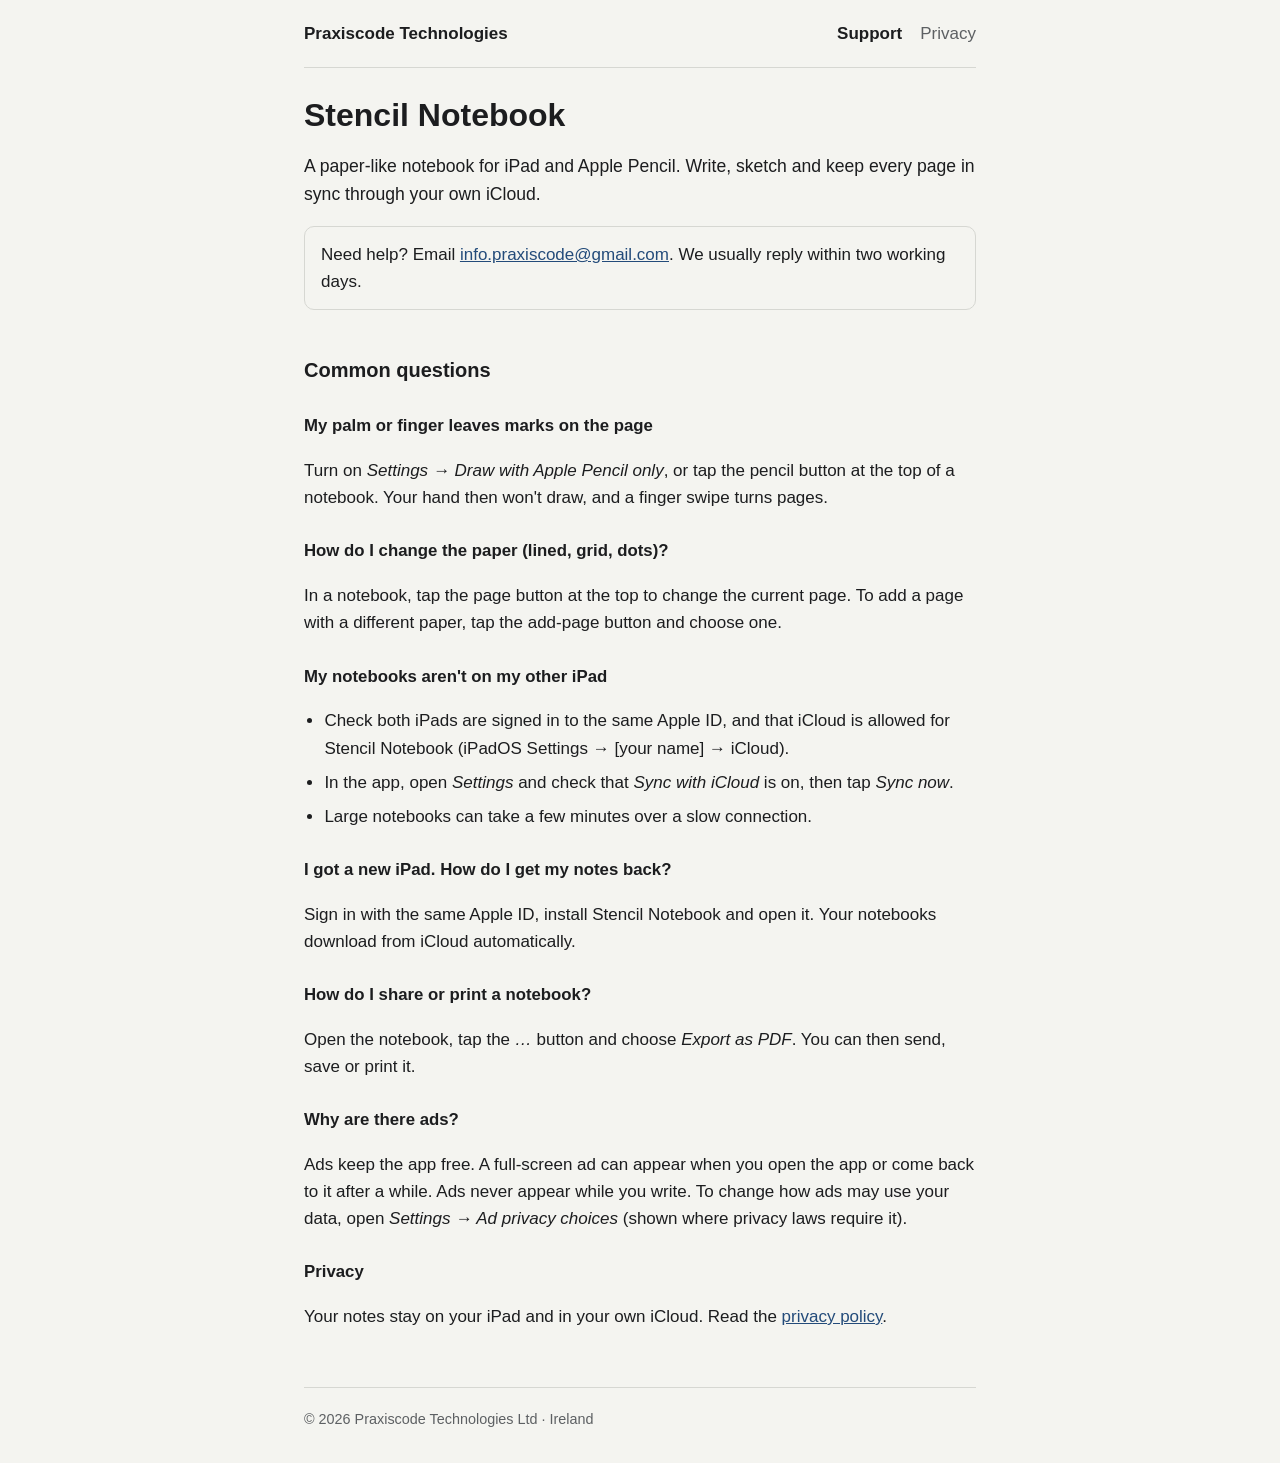
<file: index.html>
<!doctype html>
<html lang="en">
<head>
<meta charset="utf-8">
<meta name="viewport" content="width=device-width, initial-scale=1">
<title>Stencil Notebook Support</title>
<meta name="description" content="Help for Stencil Notebook, the handwriting notebook for iPad.">
<link rel="stylesheet" href="style.css">
</head>
<body>
<header class="site">
  <a class="brand" href="index.html">Praxiscode Technologies</a>
  <nav><a href="index.html" aria-current="page">Support</a> <a href="privacy.html">Privacy</a></nav>
</header>

<main>
<h1>Stencil Notebook</h1>
<p class="lead">A paper-like notebook for iPad and Apple Pencil. Write, sketch and keep every page in
sync through your own iCloud.</p>

<p class="contact">Need help? Email <a href="mailto:info.praxiscode@gmail.com">info.praxiscode@gmail.com</a>.
We usually reply within two working days.</p>

<h2>Common questions</h2>

<h3>My palm or finger leaves marks on the page</h3>
<p>Turn on <em>Settings → Draw with Apple Pencil only</em>, or tap the pencil button at the top of a
notebook. Your hand then won't draw, and a finger swipe turns pages.</p>

<h3>How do I change the paper (lined, grid, dots)?</h3>
<p>In a notebook, tap the page button at the top to change the current page. To add a page with a
different paper, tap the add-page button and choose one.</p>

<h3>My notebooks aren't on my other iPad</h3>
<ul>
  <li>Check both iPads are signed in to the same Apple ID, and that iCloud is allowed for Stencil Notebook
      (iPadOS Settings → [your name] → iCloud).</li>
  <li>In the app, open <em>Settings</em> and check that <em>Sync with iCloud</em> is on, then tap <em>Sync now</em>.</li>
  <li>Large notebooks can take a few minutes over a slow connection.</li>
</ul>

<h3>I got a new iPad. How do I get my notes back?</h3>
<p>Sign in with the same Apple ID, install Stencil Notebook and open it. Your notebooks download from
iCloud automatically.</p>

<h3>How do I share or print a notebook?</h3>
<p>Open the notebook, tap the <em>…</em> button and choose <em>Export as PDF</em>. You can then send,
save or print it.</p>

<h3>Why are there ads?</h3>
<p>Ads keep the app free. A full-screen ad can appear when you open the app or come back to it after
a while. Ads never appear while you write. To change how ads may use your data, open
<em>Settings → Ad privacy choices</em> (shown where privacy laws require it).</p>

<h3>Privacy</h3>
<p>Your notes stay on your iPad and in your own iCloud. Read the <a href="privacy.html">privacy policy</a>.</p>
</main>

<footer class="site">© 2026 Praxiscode Technologies Ltd · Ireland</footer>
</body>
</html>
</file>
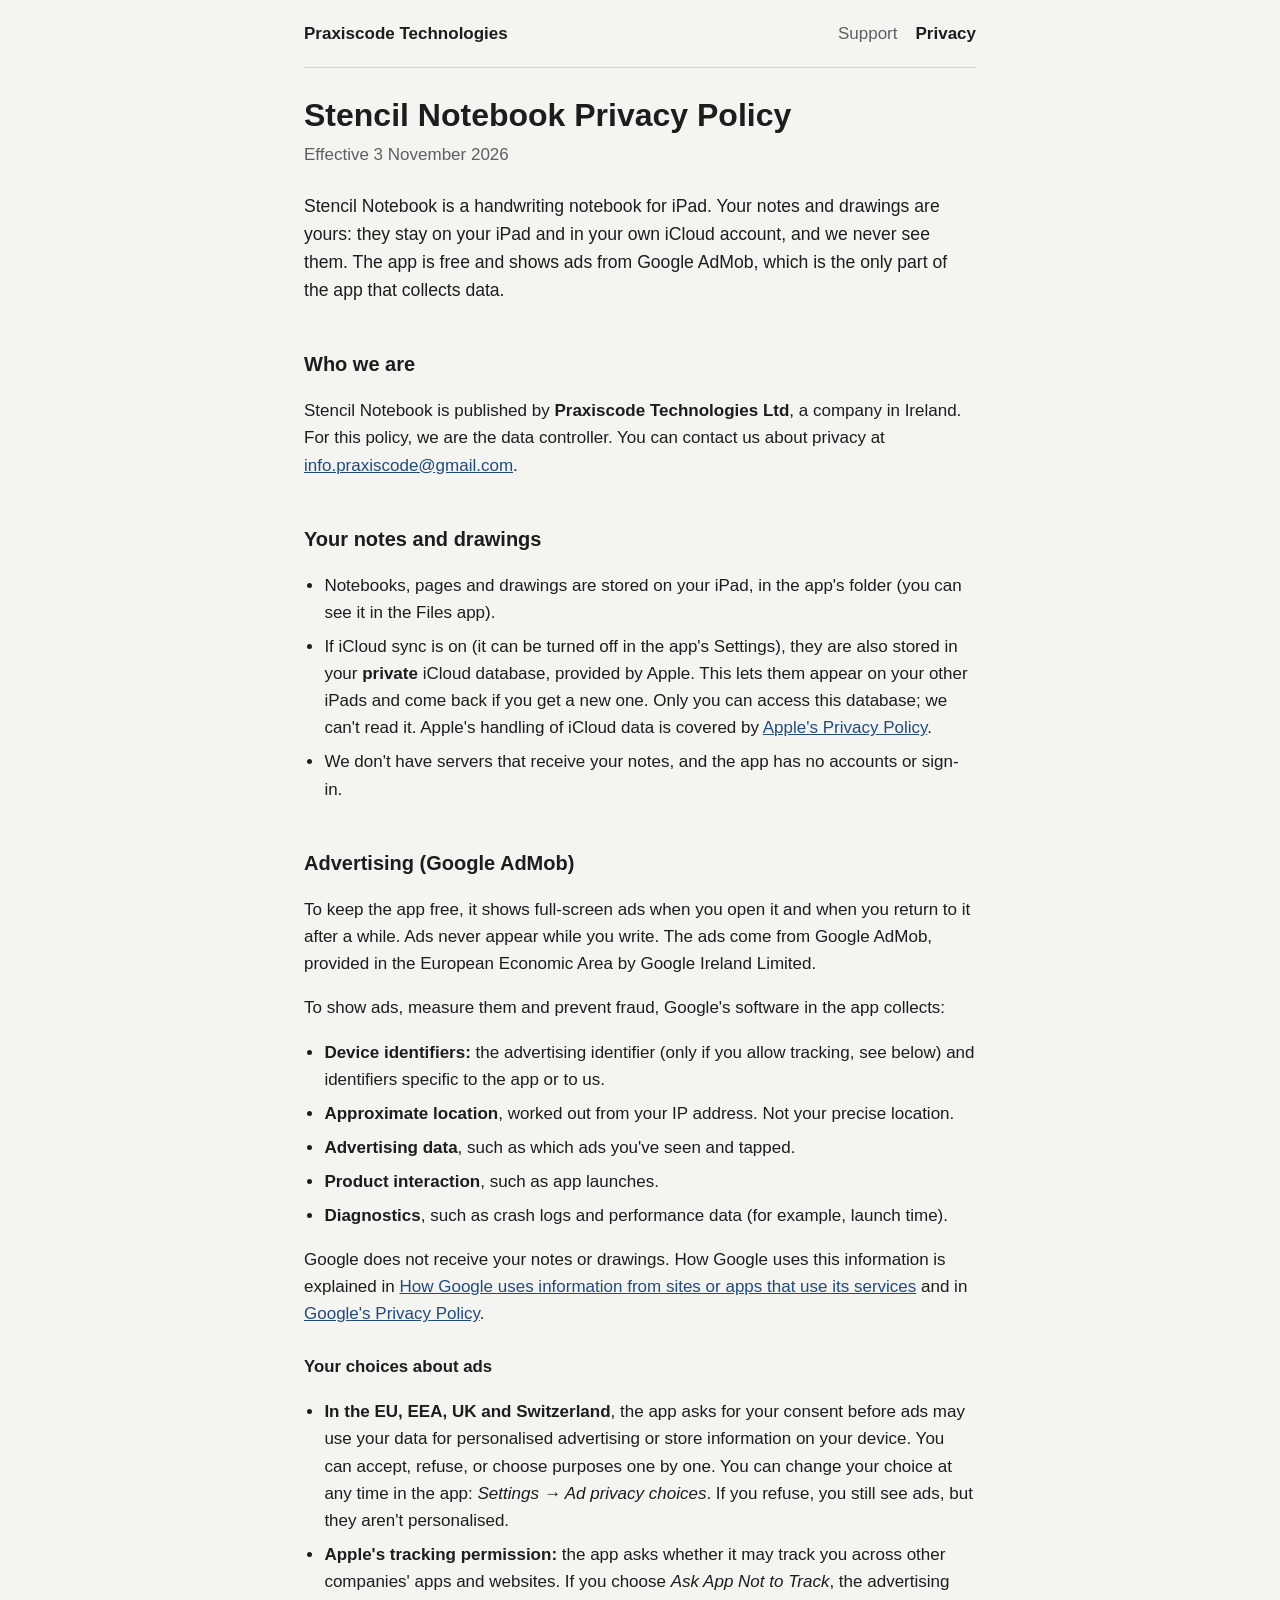
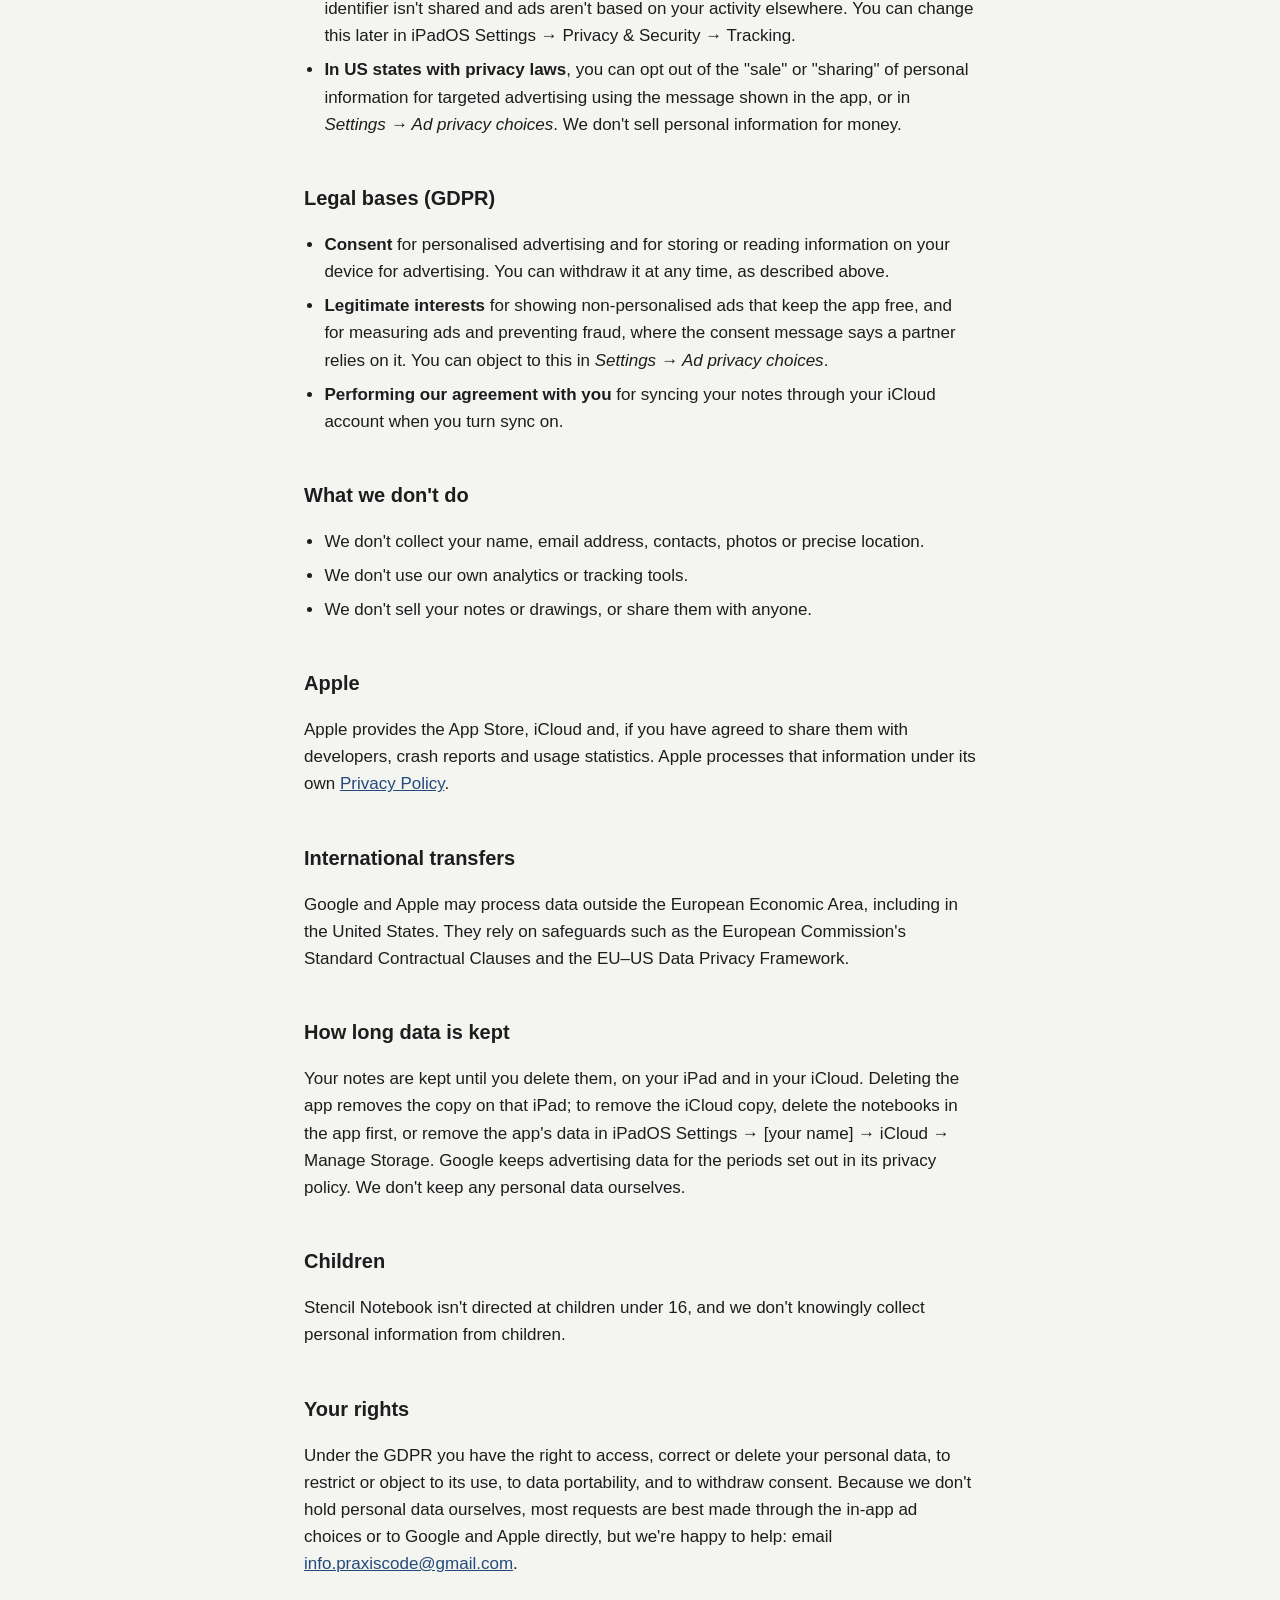
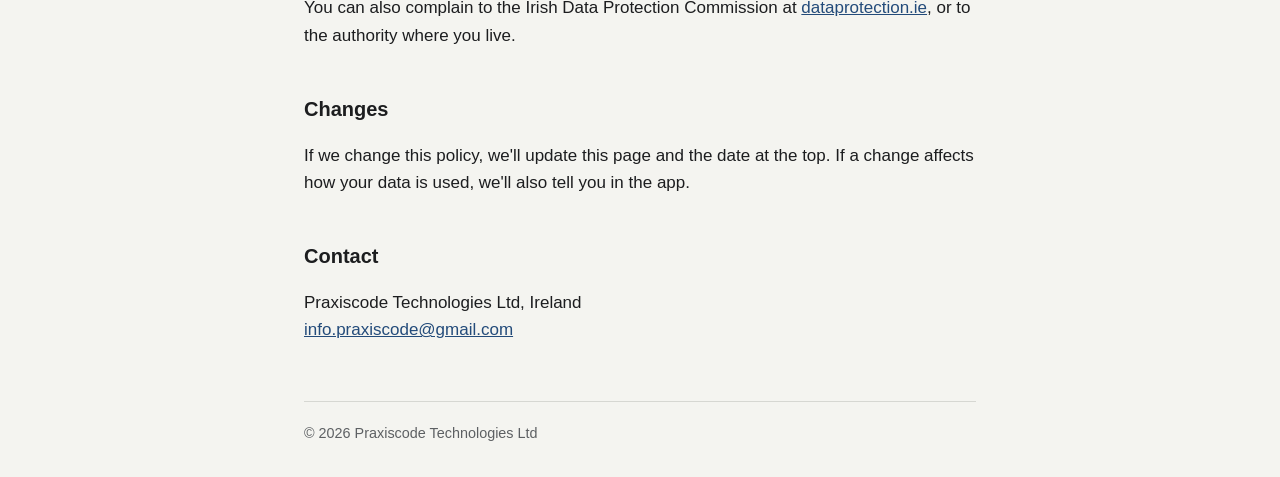
<file: privacy.html>
<!doctype html>
<html lang="en">
<head>
<meta charset="utf-8">
<meta name="viewport" content="width=device-width, initial-scale=1">
<title>Stencil Notebook Privacy Policy</title>
<meta name="description" content="How Stencil Notebook for iPad handles your data.">
<link rel="stylesheet" href="style.css">
</head>
<body>
<header class="site">
  <a class="brand" href="index.html">Praxiscode Technologies</a>
  <nav><a href="index.html">Support</a> <a href="privacy.html" aria-current="page">Privacy</a></nav>
</header>

<main>
<h1>Stencil Notebook Privacy Policy</h1>
<p class="meta">Effective 3 November 2026</p>

<p class="lead">Stencil Notebook is a handwriting notebook for iPad. Your notes and drawings are yours:
they stay on your iPad and in your own iCloud account, and we never see them. The app is free and shows
ads from Google AdMob, which is the only part of the app that collects data.</p>

<h2>Who we are</h2>
<p>Stencil Notebook is published by <strong>Praxiscode Technologies Ltd</strong>, a company in Ireland.
For this policy, we are the data controller. You can contact us about privacy at
<a href="mailto:info.praxiscode@gmail.com">info.praxiscode@gmail.com</a>.</p>

<h2>Your notes and drawings</h2>
<ul>
  <li>Notebooks, pages and drawings are stored on your iPad, in the app's folder (you can see it in the Files app).</li>
  <li>If iCloud sync is on (it can be turned off in the app's Settings), they are also stored in your
      <strong>private</strong> iCloud database, provided by Apple. This lets them appear on your other iPads
      and come back if you get a new one. Only you can access this database; we can't read it.
      Apple's handling of iCloud data is covered by <a href="https://www.apple.com/legal/privacy/">Apple's Privacy Policy</a>.</li>
  <li>We don't have servers that receive your notes, and the app has no accounts or sign-in.</li>
</ul>

<h2>Advertising (Google AdMob)</h2>
<p>To keep the app free, it shows full-screen ads when you open it and when you return to it after a
while. Ads never appear while you write. The ads come from Google AdMob, provided in the European
Economic Area by Google Ireland Limited.</p>

<p>To show ads, measure them and prevent fraud, Google's software in the app collects:</p>
<ul>
  <li><strong>Device identifiers:</strong> the advertising identifier (only if you allow tracking, see below) and identifiers specific to the app or to us.</li>
  <li><strong>Approximate location</strong>, worked out from your IP address. Not your precise location.</li>
  <li><strong>Advertising data</strong>, such as which ads you've seen and tapped.</li>
  <li><strong>Product interaction</strong>, such as app launches.</li>
  <li><strong>Diagnostics</strong>, such as crash logs and performance data (for example, launch time).</li>
</ul>
<p>Google does not receive your notes or drawings. How Google uses this information is explained in
<a href="https://policies.google.com/technologies/partner-sites">How Google uses information from sites or apps that use its services</a>
and in <a href="https://policies.google.com/privacy">Google's Privacy Policy</a>.</p>

<h3>Your choices about ads</h3>
<ul>
  <li><strong>In the EU, EEA, UK and Switzerland</strong>, the app asks for your consent before ads may use
      your data for personalised advertising or store information on your device. You can accept, refuse,
      or choose purposes one by one. You can change your choice at any time in the app:
      <em>Settings → Ad privacy choices</em>. If you refuse, you still see ads, but they aren't personalised.</li>
  <li><strong>Apple's tracking permission:</strong> the app asks whether it may track you across other
      companies' apps and websites. If you choose <em>Ask App Not to Track</em>, the advertising identifier
      isn't shared and ads aren't based on your activity elsewhere. You can change this later in iPadOS
      Settings → Privacy &amp; Security → Tracking.</li>
  <li><strong>In US states with privacy laws</strong>, you can opt out of the "sale" or "sharing" of personal
      information for targeted advertising using the message shown in the app, or in
      <em>Settings → Ad privacy choices</em>. We don't sell personal information for money.</li>
</ul>

<h2>Legal bases (GDPR)</h2>
<ul>
  <li><strong>Consent</strong> for personalised advertising and for storing or reading information on your
      device for advertising. You can withdraw it at any time, as described above.</li>
  <li><strong>Legitimate interests</strong> for showing non-personalised ads that keep the app free, and for
      measuring ads and preventing fraud, where the consent message says a partner relies on it. You can
      object to this in <em>Settings → Ad privacy choices</em>.</li>
  <li><strong>Performing our agreement with you</strong> for syncing your notes through your iCloud account
      when you turn sync on.</li>
</ul>

<h2>What we don't do</h2>
<ul>
  <li>We don't collect your name, email address, contacts, photos or precise location.</li>
  <li>We don't use our own analytics or tracking tools.</li>
  <li>We don't sell your notes or drawings, or share them with anyone.</li>
</ul>

<h2>Apple</h2>
<p>Apple provides the App Store, iCloud and, if you have agreed to share them with developers, crash
reports and usage statistics. Apple processes that information under its own
<a href="https://www.apple.com/legal/privacy/">Privacy Policy</a>.</p>

<h2>International transfers</h2>
<p>Google and Apple may process data outside the European Economic Area, including in the United States.
They rely on safeguards such as the European Commission's Standard Contractual Clauses and the
EU–US Data Privacy Framework.</p>

<h2>How long data is kept</h2>
<p>Your notes are kept until you delete them, on your iPad and in your iCloud. Deleting the app removes
the copy on that iPad; to remove the iCloud copy, delete the notebooks in the app first, or remove the
app's data in iPadOS Settings → [your name] → iCloud → Manage Storage. Google keeps advertising data
for the periods set out in its privacy policy. We don't keep any personal data ourselves.</p>

<h2>Children</h2>
<p>Stencil Notebook isn't directed at children under 16, and we don't knowingly collect personal
information from children.</p>

<h2>Your rights</h2>
<p>Under the GDPR you have the right to access, correct or delete your personal data, to restrict or
object to its use, to data portability, and to withdraw consent. Because we don't hold personal data
ourselves, most requests are best made through the in-app ad choices or to Google and Apple directly,
but we're happy to help: email <a href="mailto:info.praxiscode@gmail.com">info.praxiscode@gmail.com</a>.</p>
<p>You can also complain to the Irish Data Protection Commission at
<a href="https://www.dataprotection.ie">dataprotection.ie</a>, or to the authority where you live.</p>

<h2>Changes</h2>
<p>If we change this policy, we'll update this page and the date at the top. If a change affects how
your data is used, we'll also tell you in the app.</p>

<h2>Contact</h2>
<p>Praxiscode Technologies Ltd, Ireland<br>
<a href="mailto:info.praxiscode@gmail.com">info.praxiscode@gmail.com</a></p>
</main>

<footer class="site">© 2026 Praxiscode Technologies Ltd</footer>
</body>
</html>
</file>
<file: style.css>
/* Plain, readable pages. System fonts only, so the site loads nothing from third parties. */
:root {
  --bg: #f4f4f0; --fg: #1c1d1f; --muted: #5d6063; --rule: #d6d7d2; --link: #234b7a;
  color-scheme: light;
}
@media (prefers-color-scheme: dark) {
  :root { --bg: #18191b; --fg: #e8e8e4; --muted: #a2a5a8; --rule: #33353a; --link: #9cc0ea; color-scheme: dark; }
}
* { box-sizing: border-box; }
body {
  margin: 0; background: var(--bg); color: var(--fg);
  font: 17px/1.6 -apple-system, BlinkMacSystemFont, "Segoe UI", Roboto, Helvetica, Arial, sans-serif;
  padding-left: max(20px, env(safe-area-inset-left)); padding-right: max(20px, env(safe-area-inset-right));
}
header.site, main, footer.site { max-width: 42rem; margin: 0 auto; }
header.site {
  display: flex; flex-wrap: wrap; gap: 12px; justify-content: space-between; align-items: baseline;
  padding-block: 20px; border-bottom: 1px solid var(--rule);
}
.brand { font-weight: 600; color: var(--fg); text-decoration: none; }
nav { display: flex; gap: 18px; }
nav a { color: var(--muted); text-decoration: none; }
nav a[aria-current="page"] { color: var(--fg); font-weight: 600; }
main { padding-block: 28px 40px; }
h1 { font-size: 2rem; line-height: 1.2; margin: 0 0 6px; text-wrap: balance; }
h2 { font-size: 1.25rem; margin: 2.2em 0 0.4em; }
h3 { font-size: 1.05rem; margin: 1.6em 0 0.3em; }
.meta { color: var(--muted); margin: 0 0 1.4em; }
.lead { font-size: 1.1rem; }
.contact { padding: 14px 16px; border: 1px solid var(--rule); border-radius: 10px; }
a { color: var(--link); }
ul { padding-left: 1.2em; }
li + li { margin-top: 0.4em; }
footer.site { color: var(--muted); font-size: 0.9rem; padding-block: 20px 32px; border-top: 1px solid var(--rule); }
</file>
